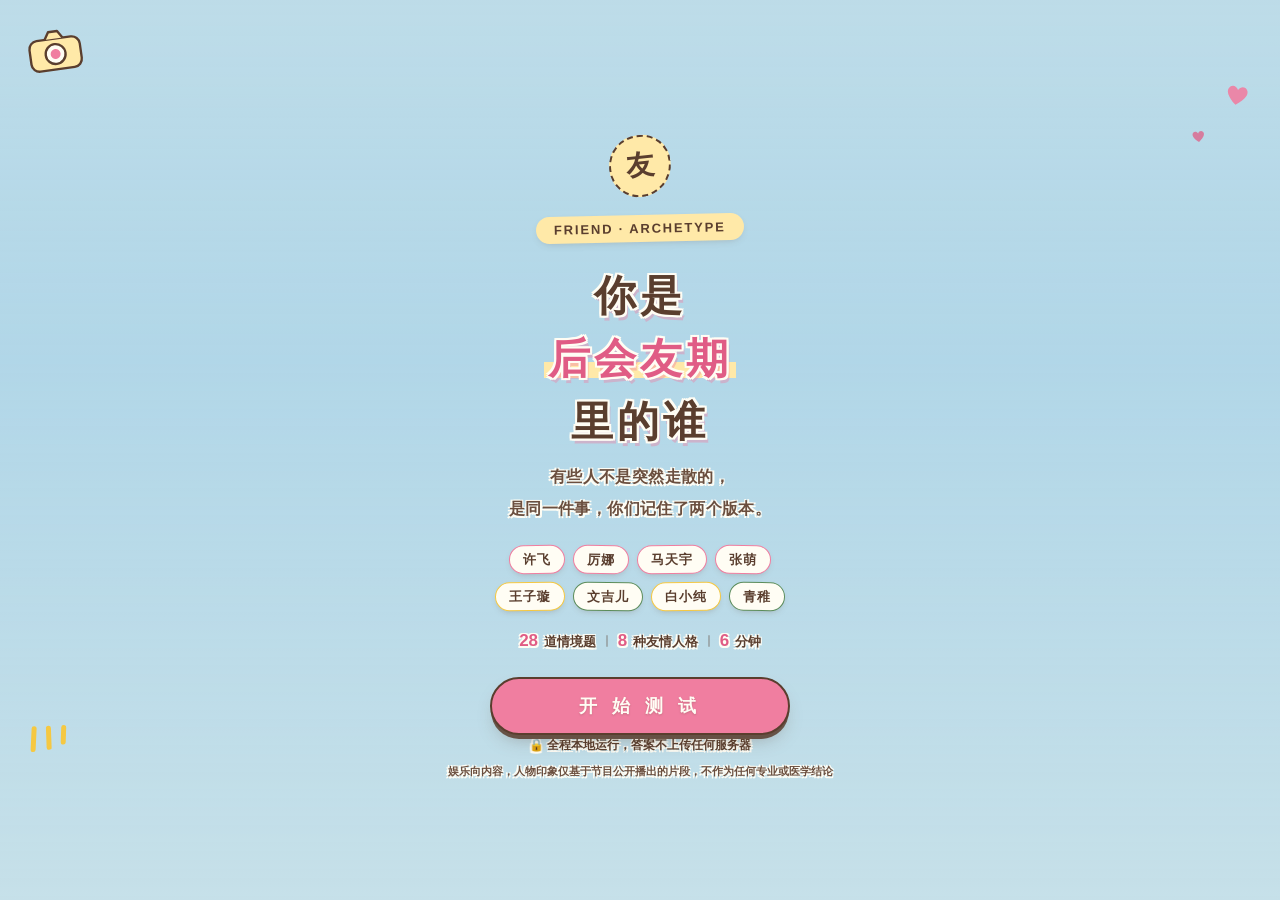
<file: index.html>
<!DOCTYPE html>
<html lang="zh-CN">
<head>
<meta charset="UTF-8">
<meta name="viewport" content="width=device-width,initial-scale=1,maximum-scale=1,user-scalable=no,viewport-fit=cover">
<title>《后会友期》· 你是里面的谁</title>
<meta name="description" content="28 个关于友情的瞬间，测出你在《后会友期》里对应的是哪一个人。">
<link rel="stylesheet" href="style.css?v=20261112">
<link rel="preload" as="image" href="assets/bg.jpg?v=20261112">
</head>
<body>

<!-- 封面 -->
<section class="page active" id="pg-cover">
  <div class="cover">
    <svg class="cv-doodle d-cam" viewBox="0 0 64 52"><rect x="4" y="14" width="56" height="34" rx="9" fill="#FFE9A8" stroke="#5A3E2E" stroke-width="2.6"/><path d="M22 14 L27 6 h10 l5 8" fill="#FFE9A8" stroke="#5A3E2E" stroke-width="2.6" stroke-linejoin="round"/><circle cx="32" cy="31" r="11" fill="#FFFDF4" stroke="#5A3E2E" stroke-width="2.6"/><circle cx="32" cy="31" r="5.5" fill="#F07EA0"/></svg>
    <svg class="cv-doodle d-h1" viewBox="0 0 26 24"><path d="M13 21 C4 14 1 8 4.5 4 C7 1.4 11 2 13 6 C15 2 19 1.4 21.5 4 C25 8 22 14 13 21Z" fill="#F07EA0" opacity=".9"/></svg>
    <svg class="cv-doodle d-h2" viewBox="0 0 26 24"><path d="M13 21 C4 14 1 8 4.5 4 C7 1.4 11 2 13 6 C15 2 19 1.4 21.5 4 C25 8 22 14 13 21Z" fill="#E05C85" opacity=".75"/></svg>
    <svg class="cv-doodle d-bang" viewBox="0 0 44 30"><g stroke="#F5C842" stroke-width="5" stroke-linecap="round"><path d="M6 26 L12 6"/><path d="M22 28 L26 9"/><path d="M37 26 L41 12"/></g></svg>

    <div class="cv-seal serif">友</div>

    <div class="cv-kicker">FRIEND · ARCHETYPE</div>

    <h1 class="cv-title serif">你是<br><span class="hl">后会友期</span><br>里的谁</h1>

    <p class="cv-sub">有些人不是突然走散的，<br>是同一件事，你们记住了两个版本。</p>

    <div class="cv-tags">
      <div class="cv-row"><span>许飞</span><span>厉娜</span><span>马天宇</span><span>张萌</span></div>
      <div class="cv-row"><span>王子璇</span><span>文吉儿</span><span>白小纯</span><span>青稚</span></div>
    </div>

    <div class="cv-meta">
      <span><b id="q-total-all">28</b> 道情境题</span>
      <i></i>
      <span><b>8</b> 种友情人格</span>
      <i></i>
      <span><b>6</b> 分钟</span>
    </div>

    <button class="btn-main cv-btn" id="btn-start">开 始 测 试</button>

    <p class="cv-privacy">🔒 全程本地运行，答案不上传任何服务器</p>
    <p class="cv-disc">娱乐向内容，人物印象仅基于节目公开播出的片段，不作为任何专业或医学结论</p>
  </div>
</section>

<!-- 答题 -->
<section class="page" id="pg-quiz">
  <div class="quiz">
    <svg class="cv-doodle d-quiz-cam" viewBox="0 0 64 52" style="top:calc(env(safe-area-inset-top) + 58px);right:22px;width:46px;transform:rotate(7deg)"><rect x="4" y="14" width="56" height="34" rx="9" fill="#FFFDF4" stroke="#5A3E2E" stroke-width="2.6"/><path d="M22 14 L27 6 h10 l5 8" fill="#FFFDF4" stroke="#5A3E2E" stroke-width="2.6" stroke-linejoin="round"/><circle cx="32" cy="31" r="11" fill="#FFE9A8" stroke="#5A3E2E" stroke-width="2.6"/><circle cx="32" cy="31" r="5.5" fill="#F07EA0"/></svg>
    <div class="q-head">
      <div class="q-num"><span id="q-idx">01</span><span id="q-total">/ 28</span></div>
      <div class="q-track"><div class="q-bar" id="q-bar"></div></div>
    </div>
    <div class="q-body">
      <h2 class="q-text" id="q-text"></h2>
      <div class="q-opts" id="q-opts"></div>
    </div>
    <div class="q-foot">
      <button class="btn-back" id="btn-back">上一题</button>
    </div>
  </div>
</section>

<!-- 加载 -->
<section class="page" id="pg-loading">
  <div class="loading">
    <div class="ld-ring"><i></i><i></i><i></i></div>
    <div class="ld-step" id="ld-step">读取你的作答轨迹</div>
    <div class="ld-dots"><span class="ld-dot on"></span><span class="ld-dot"></span><span class="ld-dot"></span><span class="ld-dot"></span></div>
    <p class="ld-tip">正在把 28 个瞬间，拼成一个人</p>
  </div>
</section>

<!-- 结果 -->
<section class="page" id="pg-result">
  <div class="result-scroll" id="result-scroll"></div>
</section>

<script src="data-hhyq.js?v=20261112"></script>
<script src="app.js?v=20261112"></script>
</body>
</html>
</file>
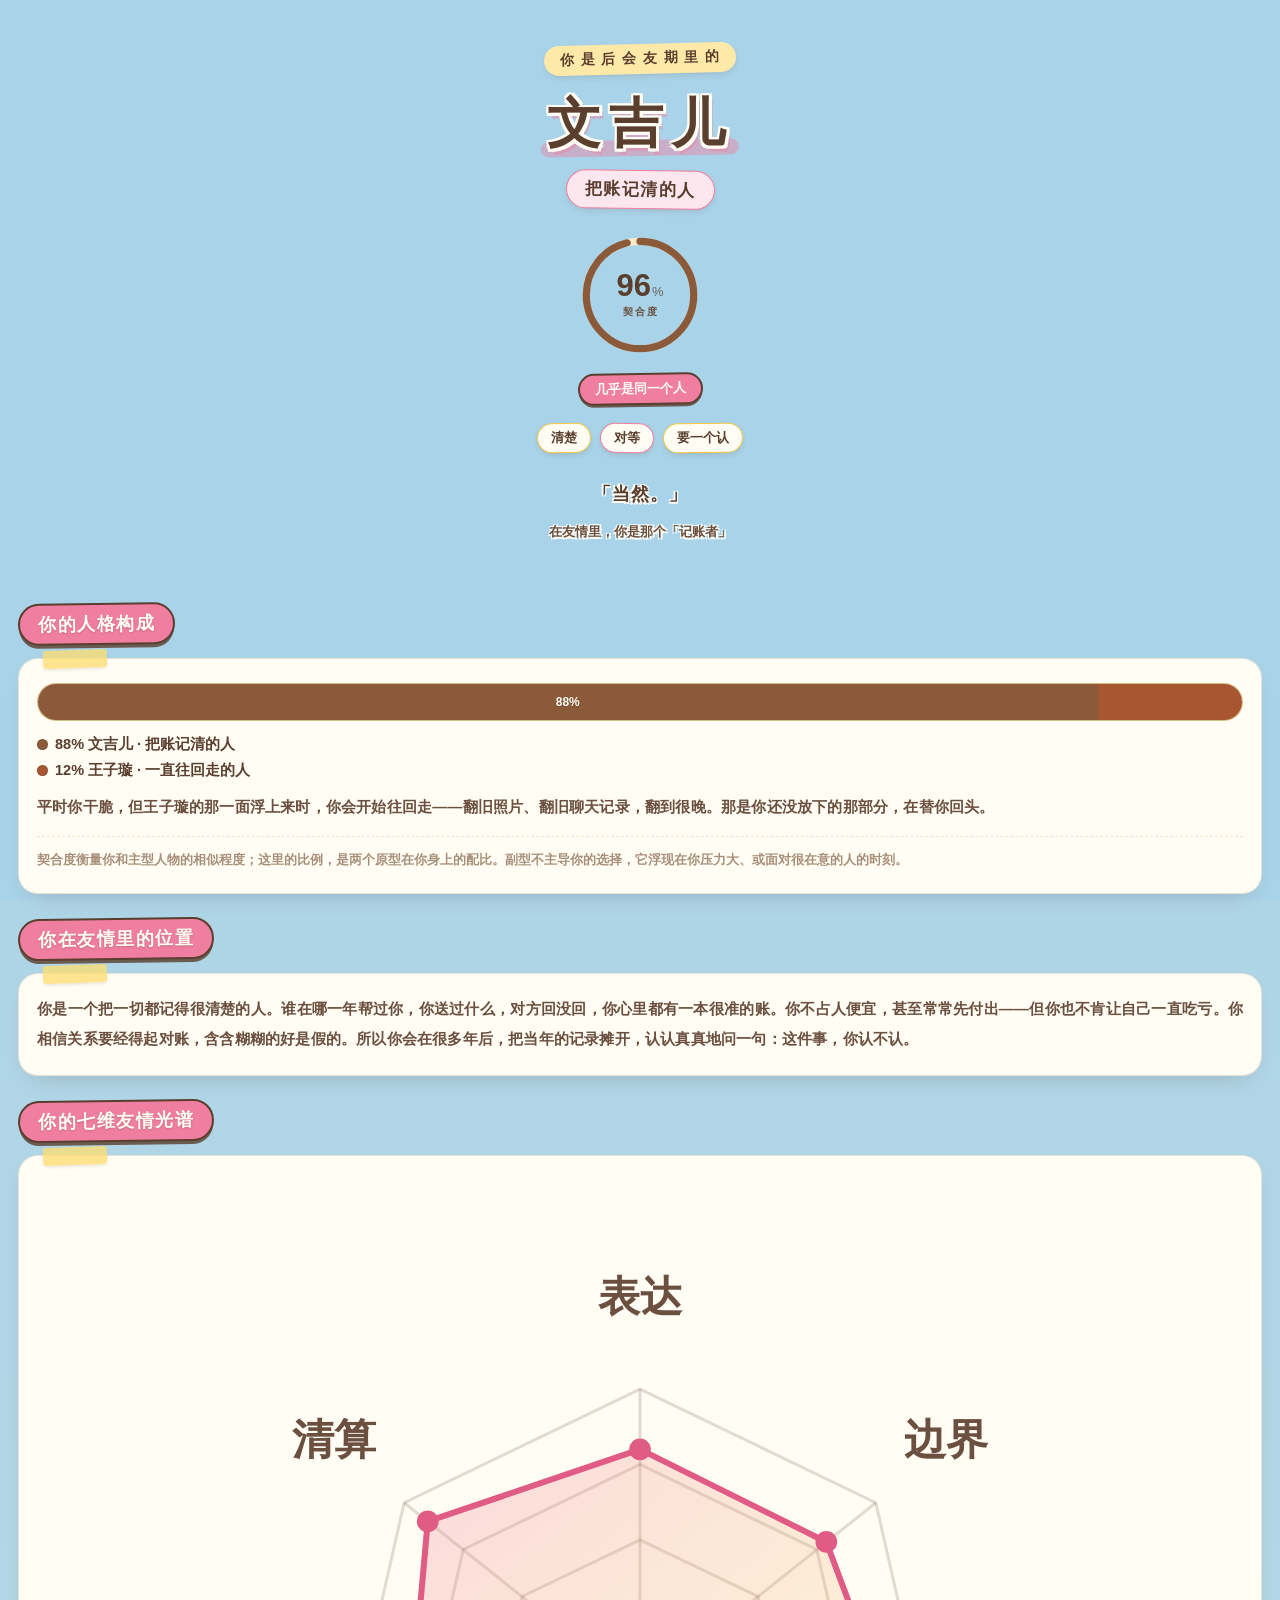
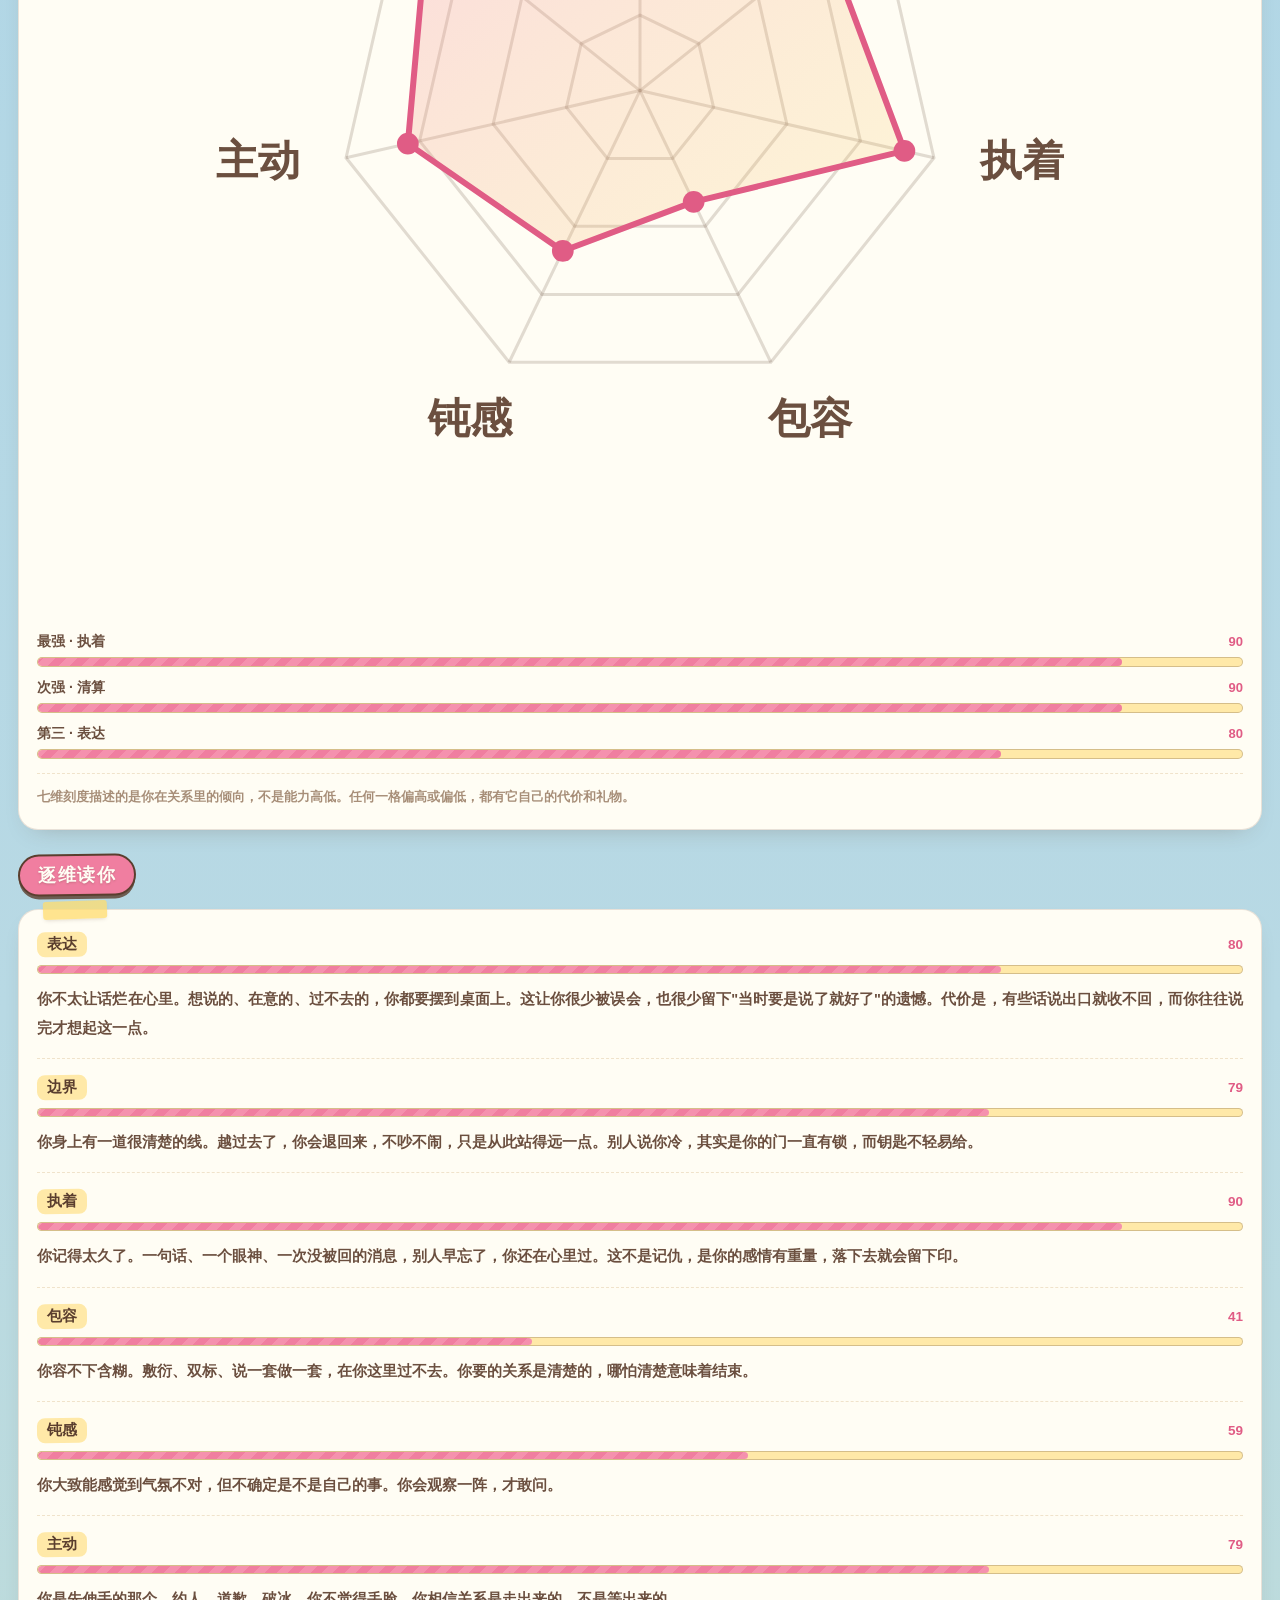
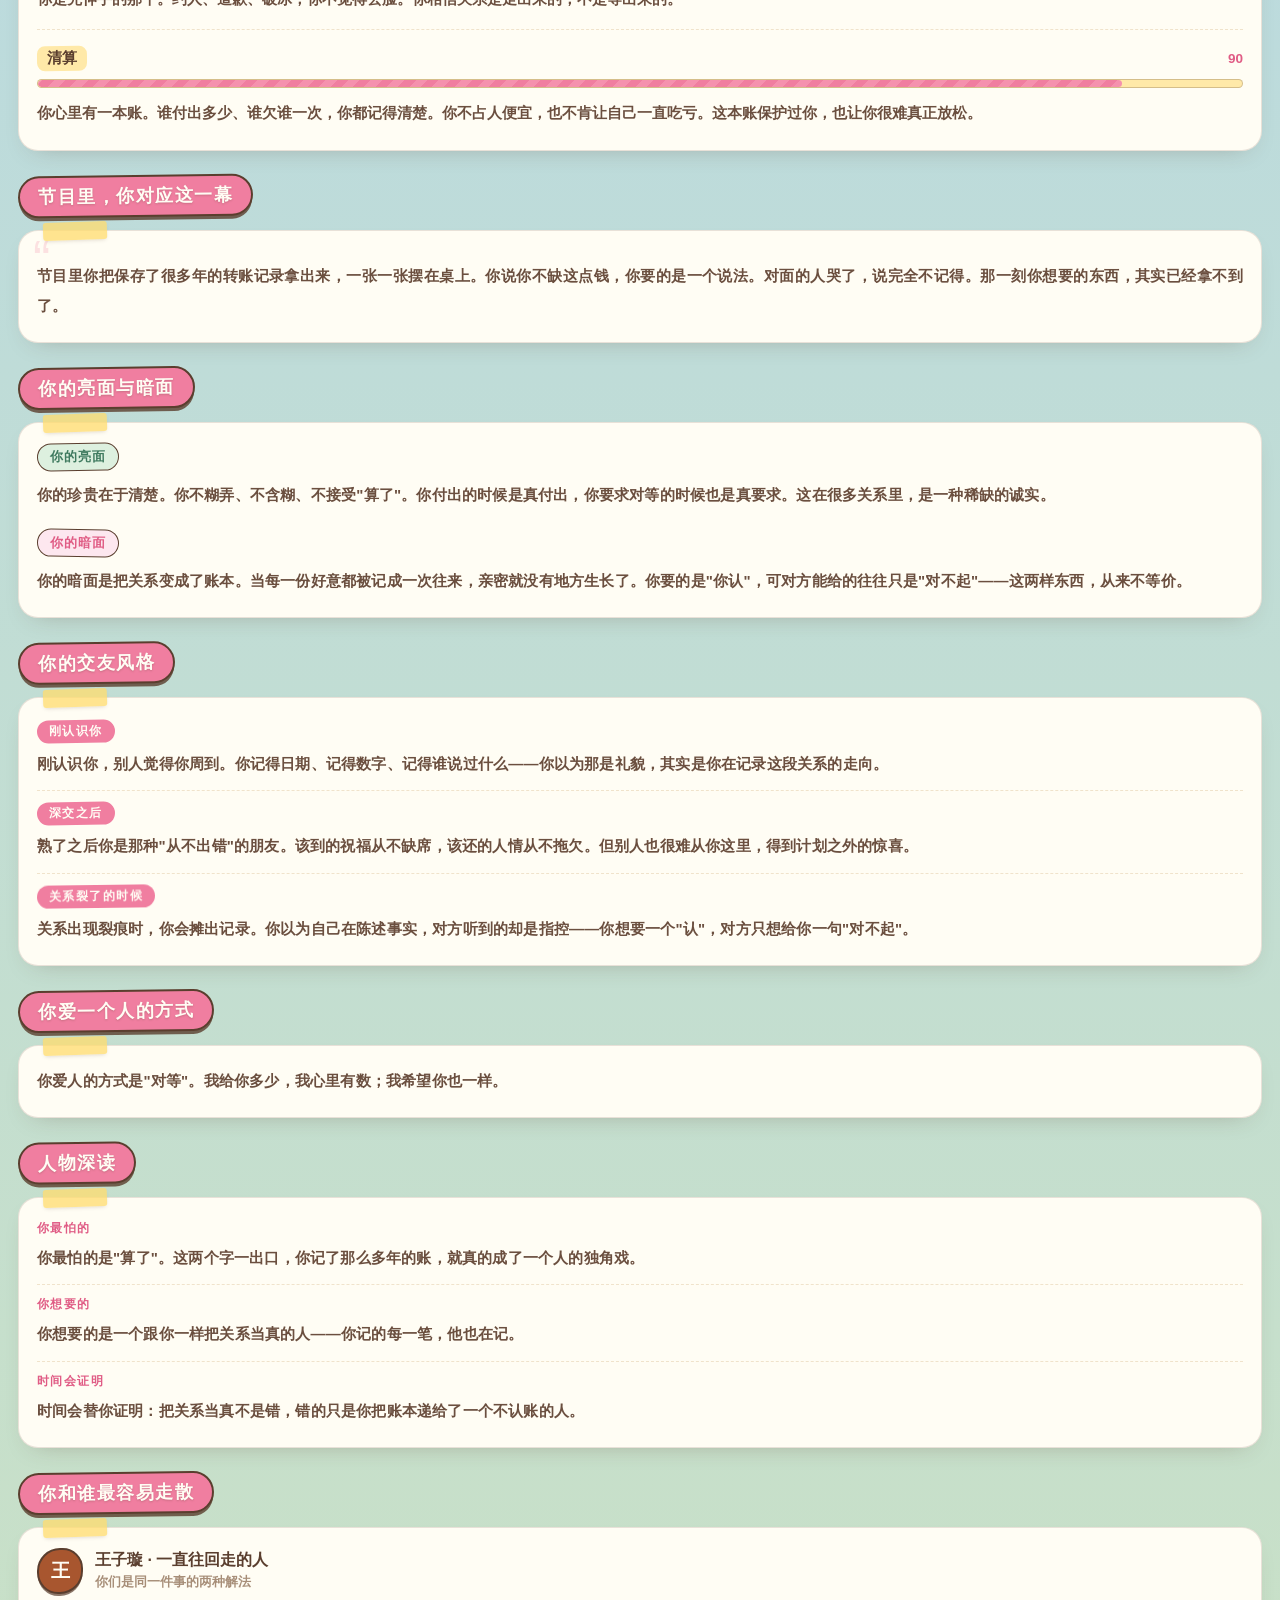
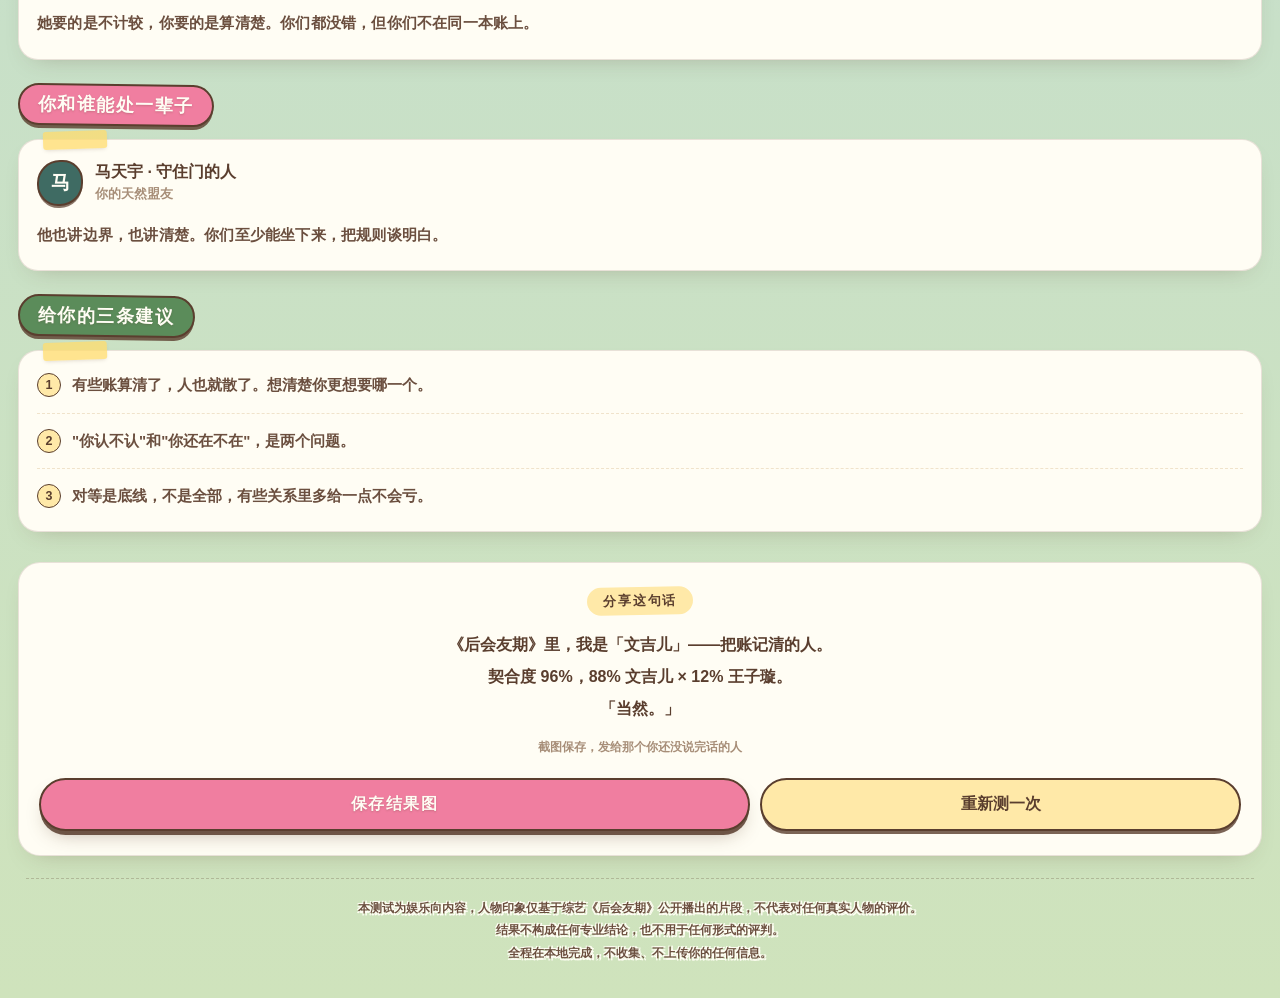
<file: demo.html>
<!DOCTYPE html>
<html lang="zh-CN">
<head>
<meta charset="UTF-8">
<meta name="viewport" content="width=device-width,initial-scale=1,maximum-scale=1,user-scalable=no,viewport-fit=cover">
<title>《后会友期》· 你是里面的谁</title>
<meta name="description" content="28 个关于友情的瞬间，测出你在《后会友期》里对应的是哪一个人。">
<link rel="stylesheet" href="style.css?v=20261112">
<link rel="preload" as="image" href="assets/bg.jpg?v=20261112">
</head>
<body>

<!-- 封面 -->
<section class="page active" id="pg-cover">
  <div class="cover">
    <svg class="cv-doodle d-cam" viewBox="0 0 64 52"><rect x="4" y="14" width="56" height="34" rx="9" fill="#FFE9A8" stroke="#5A3E2E" stroke-width="2.6"/><path d="M22 14 L27 6 h10 l5 8" fill="#FFE9A8" stroke="#5A3E2E" stroke-width="2.6" stroke-linejoin="round"/><circle cx="32" cy="31" r="11" fill="#FFFDF4" stroke="#5A3E2E" stroke-width="2.6"/><circle cx="32" cy="31" r="5.5" fill="#F07EA0"/></svg>
    <svg class="cv-doodle d-h1" viewBox="0 0 26 24"><path d="M13 21 C4 14 1 8 4.5 4 C7 1.4 11 2 13 6 C15 2 19 1.4 21.5 4 C25 8 22 14 13 21Z" fill="#F07EA0" opacity=".9"/></svg>
    <svg class="cv-doodle d-h2" viewBox="0 0 26 24"><path d="M13 21 C4 14 1 8 4.5 4 C7 1.4 11 2 13 6 C15 2 19 1.4 21.5 4 C25 8 22 14 13 21Z" fill="#E05C85" opacity=".75"/></svg>
    <svg class="cv-doodle d-bang" viewBox="0 0 44 30"><g stroke="#F5C842" stroke-width="5" stroke-linecap="round"><path d="M6 26 L12 6"/><path d="M22 28 L26 9"/><path d="M37 26 L41 12"/></g></svg>

    <div class="cv-seal serif">友</div>

    <div class="cv-kicker">FRIEND · ARCHETYPE</div>

    <h1 class="cv-title serif">你是<br><span class="hl">后会友期</span><br>里的谁</h1>

    <p class="cv-sub">有些人不是突然走散的，<br>是同一件事，你们记住了两个版本。</p>

    <div class="cv-tags">
      <div class="cv-row"><span>许飞</span><span>厉娜</span><span>马天宇</span><span>张萌</span></div>
      <div class="cv-row"><span>王子璇</span><span>文吉儿</span><span>白小纯</span><span>青稚</span></div>
    </div>

    <div class="cv-meta">
      <span><b id="q-total-all">28</b> 道情境题</span>
      <i></i>
      <span><b>8</b> 种友情人格</span>
      <i></i>
      <span><b>6</b> 分钟</span>
    </div>

    <button class="btn-main cv-btn" id="btn-start">开 始 测 试</button>

    <p class="cv-privacy">🔒 全程本地运行，答案不上传任何服务器</p>
    <p class="cv-disc">娱乐向内容，人物印象仅基于节目公开播出的片段，不作为任何专业或医学结论</p>
  </div>
</section>

<!-- 答题 -->
<section class="page" id="pg-quiz">
  <div class="quiz">
    <svg class="cv-doodle d-quiz-cam" viewBox="0 0 64 52" style="top:calc(env(safe-area-inset-top) + 58px);right:22px;width:46px;transform:rotate(7deg)"><rect x="4" y="14" width="56" height="34" rx="9" fill="#FFFDF4" stroke="#5A3E2E" stroke-width="2.6"/><path d="M22 14 L27 6 h10 l5 8" fill="#FFFDF4" stroke="#5A3E2E" stroke-width="2.6" stroke-linejoin="round"/><circle cx="32" cy="31" r="11" fill="#FFE9A8" stroke="#5A3E2E" stroke-width="2.6"/><circle cx="32" cy="31" r="5.5" fill="#F07EA0"/></svg>
    <div class="q-head">
      <div class="q-num"><span id="q-idx">01</span><span id="q-total">/ 28</span></div>
      <div class="q-track"><div class="q-bar" id="q-bar"></div></div>
    </div>
    <div class="q-body">
      <h2 class="q-text" id="q-text"></h2>
      <div class="q-opts" id="q-opts"></div>
    </div>
    <div class="q-foot">
      <button class="btn-back" id="btn-back">上一题</button>
    </div>
  </div>
</section>

<!-- 加载 -->
<section class="page" id="pg-loading">
  <div class="loading">
    <div class="ld-ring"><i></i><i></i><i></i></div>
    <div class="ld-step" id="ld-step">读取你的作答轨迹</div>
    <div class="ld-dots"><span class="ld-dot on"></span><span class="ld-dot"></span><span class="ld-dot"></span><span class="ld-dot"></span></div>
    <p class="ld-tip">正在把 28 个瞬间，拼成一个人</p>
  </div>
</section>

<!-- 结果 -->
<section class="page" id="pg-result">
  <div class="result-scroll" id="result-scroll"></div>
</section>

<script>
/* demo 页：默认展示文吉儿结果，可用 ?demo=wang / ?demo=王子璇&fit=88 指定任意人物 */
window.__DEMO_DEFAULT__ = 'wen';
</script>
<script src="data-hhyq.js?v=20261112"></script>
<script src="app.js?v=20261112"></script>
</body>
</html>
</file>
<file: style.css>
/* ============================================================
   《后会友期》· 你是里面的谁    样式
   手账可爱风：天空风景底图 + 奶油撕纸卡片 + 粉黄便签 + 涂鸦贴纸
   ============================================================ */
:root{
  --ink:#5A3E2E;
  --ink2:#6B4F3F;
  --muted:#A78E78;
  --line:#F0E3CB;
  --paper:#BFE0EE;
  --card:#FFFDF4;
  --pink:#F07EA0;
  --pink-d:#E05C85;
  --pink-l:#FDE7EF;
  --yellow:#FFE9A8;
  --yellow-d:#F5C842;
  --green:#5B8C5A;
  --blue:#8EC9E8;
  --serif:"Songti SC","STSong","Source Han Serif SC","SimSun",serif;
  --hand:"Kaiti SC","KaiTi","STKaiti","楷体","Yuanti SC",-apple-system,"PingFang SC","Microsoft YaHei",sans-serif;
}
html{background:linear-gradient(180deg,#A9D3E8 0%,#B8D9E4 45%,#CFE3BC 100%)}
*{margin:0;padding:0;box-sizing:border-box;-webkit-tap-highlight-color:transparent}
body{
  font-family:var(--hand);
  color:var(--ink);
  background:transparent;
  -webkit-font-smoothing:antialiased;
  overscroll-behavior:none;
}
/* 固定风景底图（iOS 不支持 background-attachment:fixed，改用 fixed 伪元素） */
body::before{
  content:"";position:fixed;inset:0;z-index:-1;
  background:#A9D3E8 url("assets/bg.jpg") center top / cover no-repeat;
}
.serif{font-family:var(--serif)}

/* ---------------- 分页（普通文档流，body 原生滚动） ---------------- */
.page{display:none}
.page.active{display:block}

/* 撕纸大卡片（封面/答题共用容器感） */
.scrap{
  background:var(--card);
  border-radius:22px;
  box-shadow:0 14px 38px -16px rgba(90,62,46,.38),0 3px 10px -4px rgba(90,62,46,.14);
  position:relative;
}
/* 卡片顶部的和纸胶带 */
.tape{
  position:absolute;top:-11px;left:50%;
  width:96px;height:26px;margin-left:-48px;
  background:rgba(247,169,192,.72);
  transform:rotate(-2.4deg);
  border-radius:3px;
  box-shadow:0 2px 5px -2px rgba(90,62,46,.25);
}
.tape.t-y{background:rgba(255,220,110,.75);transform:rotate(1.8deg)}
.tape.t-b{background:rgba(150,205,235,.72);transform:rotate(-1.2deg)}

/* ================= 封面 ================= */
.cover{
  position:relative;min-height:100vh;
  padding:calc(env(safe-area-inset-top) + 46px) 18px calc(env(safe-area-inset-bottom) + 30px);
  display:flex;flex-direction:column;align-items:center;justify-content:center;
  text-align:center;overflow:hidden;
}
/* 底图上叠一层淡奶油，保证文字可读 */
.cover::before{
  content:"";position:absolute;inset:0;
  background:linear-gradient(180deg,rgba(255,250,235,.24),rgba(255,250,235,.10) 40%,rgba(255,250,235,.34));
  pointer-events:none;
}
.cover>*{position:relative;z-index:1}
/* doodle 贴纸（相机/爱心/感叹线，由 HTML 注入 SVG） */
.cv-doodle{position:absolute;z-index:1;pointer-events:none}
.cv-doodle.d-cam{top:calc(env(safe-area-inset-top) + 26px);left:26px;width:58px;transform:rotate(-8deg)}
.cv-doodle.d-h1{top:calc(env(safe-area-inset-top) + 84px);right:30px;width:26px;transform:rotate(10deg)}
.cv-doodle.d-h2{top:calc(env(safe-area-inset-top) + 130px);right:74px;width:15px;transform:rotate(-6deg)}
.cv-doodle.d-bang{bottom:150px;left:24px;width:44px;transform:rotate(-14deg)}

.cv-seal{
  width:62px;height:62px;flex:none;margin-top:auto;margin-bottom:18px;
  background:var(--yellow);border:2px dashed var(--ink);
  border-radius:50% 46% 52% 48%;
  display:flex;align-items:center;justify-content:center;
  font-size:28px;line-height:1;color:var(--ink);font-weight:700;
  transform:rotate(-6deg);
}
.cv-kicker{
  display:inline-block;
  font-size:13px;letter-spacing:.14em;color:var(--ink);
  background:var(--yellow);border-radius:999px;
  padding:6px 18px;margin-bottom:22px;font-weight:700;
  transform:rotate(-1.2deg);
  box-shadow:0 3px 8px -4px rgba(90,62,46,.3);
}
.cv-title{
  font-family:var(--hand);
  font-size:42px;line-height:1.5;font-weight:700;
  letter-spacing:4px;color:var(--ink);margin-bottom:8px;
  text-shadow:
    -2px -2px 0 #FFFDF4,2px -2px 0 #FFFDF4,-2px 2px 0 #FFFDF4,2px 2px 0 #FFFDF4,
    -2px 0 0 #FFFDF4,2px 0 0 #FFFDF4,0 -2px 0 #FFFDF4,0 2px 0 #FFFDF4,
    3px 5px 0 rgba(240,126,160,.4);
}
.cv-title .hl{
  color:var(--pink-d);letter-spacing:4px;
  background:linear-gradient(transparent 58%,var(--yellow) 58%,var(--yellow) 92%,transparent 92%);
  padding:0 4px;
}
.cv-sub{
  font-size:16px;line-height:2;color:var(--ink2);letter-spacing:.4px;
  margin-bottom:20px;font-weight:600;
  text-shadow:-1.5px -1.5px 0 #FFFDF4,1.5px -1.5px 0 #FFFDF4,-1.5px 1.5px 0 #FFFDF4,1.5px 1.5px 0 #FFFDF4;
}
.cv-tags{display:flex;flex-direction:column;gap:8px;margin-bottom:20px}
.cv-row{display:flex;justify-content:center;gap:8px}
.cv-tags span{
  font-size:13px;line-height:1;padding:7px 13px;border-radius:999px;
  background:var(--card);border:1.6px solid var(--pink);color:var(--ink);
  font-weight:700;letter-spacing:1px;
  box-shadow:0 3px 7px -3px rgba(90,62,46,.28);
}
.cv-row:nth-child(2) span:nth-child(even){border-color:var(--green);transform:rotate(1deg)}
.cv-row:nth-child(2) span:nth-child(odd){border-color:var(--yellow-d);transform:rotate(-1deg)}
.cv-row:nth-child(1) span:nth-child(odd){transform:rotate(-.8deg)}
.cv-row:nth-child(1) span:nth-child(even){transform:rotate(.9deg)}
.cv-meta{
  display:flex;align-items:center;justify-content:center;gap:10px;
  font-size:13px;color:var(--ink);margin-bottom:26px;font-weight:700;
  text-shadow:-1.5px -1.5px 0 #FFFDF4,1.5px -1.5px 0 #FFFDF4,-1.5px 1.5px 0 #FFFDF4,1.5px 1.5px 0 #FFFDF4;
}
.cv-meta b{font-size:17px;font-weight:700;color:var(--pink-d);margin-right:2px}
.cv-meta i{width:2px;height:12px;background:rgba(90,62,46,.3);border-radius:2px}
.btn-main{
  position:relative;z-index:2;
  width:100%;border:2.5px solid var(--ink);border-radius:999px;
  background:var(--pink);color:#FFFDF4;
  font-family:var(--hand);
  font-size:18px;font-weight:700;letter-spacing:5px;
  padding:15px 0;cursor:pointer;
  box-shadow:0 5px 0 -1px rgba(90,62,46,.85),0 10px 20px -8px rgba(90,62,46,.4);
  transition:transform .18s ease,box-shadow .18s ease;
  text-shadow:0 1px 2px rgba(90,62,46,.25);
}
.btn-main:active{transform:translateY(3px);box-shadow:0 2px 0 -1px rgba(90,62,46,.85)}
.cover .btn-main{max-width:300px;margin:0 auto}
.cv-btn{margin-bottom:20px}
.cv-privacy{
  font-size:12px;line-height:1.7;color:var(--ink);font-weight:600;margin-bottom:6px;
  text-shadow:-1.5px -1.5px 0 #FFFDF4,1.5px -1.5px 0 #FFFDF4,-1.5px 1.5px 0 #FFFDF4,1.5px 1.5px 0 #FFFDF4;
}
.cv-disc{
  font-size:11px;line-height:1.75;color:var(--ink2);font-weight:600;
  margin-bottom:auto;padding:0 8px;
  text-shadow:-1.5px -1.5px 0 #FFFDF4,1.5px -1.5px 0 #FFFDF4,-1.5px 1.5px 0 #FFFDF4,1.5px 1.5px 0 #FFFDF4;
}

/* ================= 答题 ================= */
.quiz{
  position:relative;
  min-height:100vh;display:flex;flex-direction:column;
  padding:calc(env(safe-area-inset-top) + 22px) 18px calc(env(safe-area-inset-bottom) + 18px);
}
.q-head{flex-shrink:0}
.q-num{
  display:inline-flex;align-items:center;gap:6px;margin-bottom:12px;
  background:var(--yellow);border-radius:999px;padding:7px 16px;
  font-weight:700;color:var(--ink);letter-spacing:1px;
  box-shadow:0 3px 8px -4px rgba(90,62,46,.3);
  transform:rotate(-1deg);
}
#q-idx{font-size:19px;font-weight:700;color:var(--ink)}
#q-total{font-size:13px;color:var(--ink2)}
.q-track{height:12px;background:rgba(255,253,244,.9);border:1.6px solid var(--ink);border-radius:999px;overflow:hidden}
.q-bar{height:100%;width:0;border-radius:999px;background:repeating-linear-gradient(-45deg,var(--pink) 0 10px,#F591AE 10px 20px);transition:width .35s ease}
.q-body{
  flex:1;display:flex;flex-direction:column;justify-content:center;
  padding:18px 14px 6px;position:relative;
}
.q-text{
  font-family:var(--hand);font-size:20.5px;line-height:1.78;font-weight:700;
  color:var(--ink);letter-spacing:.6px;margin-bottom:18px;
}
.q-opts{display:flex;flex-direction:column;gap:10px}
.opt{
  display:flex;align-items:flex-start;gap:12px;
  width:100%;text-align:left;cursor:pointer;
  background:var(--card);border:1.8px solid rgba(90,62,46,.16);border-radius:24px;
  padding:13px 15px 13px 14px;
  font-family:inherit;font-size:15px;line-height:1.75;color:var(--ink2);font-weight:600;
  box-shadow:0 4px 12px -6px rgba(90,62,46,.3);
  transition:all .18s ease;
}
.opt:nth-child(even){transform:rotate(.5deg)}
.opt:nth-child(odd){transform:rotate(-.4deg)}
.opt .ok{
  flex-shrink:0;width:27px;height:27px;border-radius:50%;
  background:var(--pink);color:#FFFDF4;
  font-size:13.5px;font-weight:700;line-height:27px;text-align:center;
  transition:all .18s ease;margin-top:1px;
  box-shadow:0 2px 4px -1px rgba(90,62,46,.4);
}
.opt .ot{flex:1;padding-top:1px}
.opt:active{transform:scale(.985)}
.opt.on{border-color:var(--pink-d);background:var(--pink-l);box-shadow:0 8px 20px -10px rgba(224,92,133,.6)}
.opt.on .ok{background:var(--pink-d);transform:scale(1.08)}
.opt.on .ot{color:var(--ink);font-weight:700}
.q-foot{flex-shrink:0;padding-top:14px;text-align:center}
.btn-back{
  background:var(--yellow);border:1.8px solid var(--ink);border-radius:999px;font-family:inherit;
  font-size:14.5px;color:var(--ink);font-weight:700;padding:10px 24px;cursor:pointer;
  box-shadow:0 3px 0 -1px rgba(90,62,46,.8);
}
.btn-back:active{transform:translateY(2px);box-shadow:0 1px 0 -1px rgba(90,62,46,.8)}

/* ================= 加载 ================= */
.loading{
  min-height:100vh;display:flex;flex-direction:column;align-items:center;justify-content:center;
  padding:40px;
}
.ld-ring{position:relative;width:78px;height:78px;margin-bottom:40px}
.ld-ring i{
  position:absolute;inset:0;border-radius:50%;
  border:2.5px solid rgba(240,126,160,.5);
  animation:ldp 2.4s ease-out infinite;
}
.ld-ring i:nth-child(2){animation-delay:.8s;border-color:rgba(245,200,66,.55)}
.ld-ring i:nth-child(3){animation-delay:1.6s;border-color:rgba(139,201,232,.55)}
@keyframes ldp{
  0%{transform:scale(.34);opacity:0}
  30%{opacity:1}
  100%{transform:scale(1.15);opacity:0}
}
.ld-step{
  font-family:var(--hand);font-size:18px;color:var(--ink);letter-spacing:2px;font-weight:700;
  min-height:26px;transition:opacity .3s;
  text-shadow:-1.5px -1.5px 0 #FFFDF4,1.5px -1.5px 0 #FFFDF4,-1.5px 1.5px 0 #FFFDF4,1.5px 1.5px 0 #FFFDF4;
}
.ld-dots{display:flex;gap:8px;margin-top:20px}
.ld-dot{width:8px;height:8px;border-radius:50%;background:rgba(255,253,244,.85);border:1.5px solid rgba(90,62,46,.3);transition:all .35s}
.ld-dot.on{background:var(--pink);border-color:var(--pink-d);transform:scale(1.15)}
.ld-tip{
  margin-top:30px;font-size:13px;color:var(--ink);letter-spacing:.6px;font-weight:600;
  text-shadow:-1.5px -1.5px 0 #FFFDF4,1.5px -1.5px 0 #FFFDF4,-1.5px 1.5px 0 #FFFDF4,1.5px 1.5px 0 #FFFDF4;
}

/* ================= 结果 ================= */
.result-scroll{
  padding:0 0 calc(env(safe-area-inset-bottom) + 34px);
}
.fade-enter{opacity:0;transform:translateY(14px);animation:fe .62s cubic-bezier(.2,.8,.25,1) forwards}
@keyframes fe{to{opacity:1;transform:none}}

/* hero */
.hero{
  position:relative;padding:calc(env(safe-area-inset-top) + 44px) 20px 38px;
  text-align:center;overflow:hidden;
}
.hero-eyebrow{
  display:block;width:fit-content;margin:0 auto 16px;
  font-size:14px;letter-spacing:.1em;color:var(--ink);font-weight:700;
  background:var(--yellow);border-radius:999px;padding:6px 16px;
  transform:rotate(-1.4deg);
  box-shadow:0 3px 8px -4px rgba(90,62,46,.3);
}
.hero-name{
  display:block;width:fit-content;margin:0 auto;
  position:relative;font-family:var(--hand);font-size:54px;font-weight:700;
  color:var(--ink);letter-spacing:8px;line-height:1.25;
  padding:0 8px;
  text-shadow:
    -2.5px -2.5px 0 #FFFDF4,2.5px -2.5px 0 #FFFDF4,-2.5px 2.5px 0 #FFFDF4,2.5px 2.5px 0 #FFFDF4,
    -2.5px 0 0 #FFFDF4,2.5px 0 0 #FFFDF4,0 -2.5px 0 #FFFDF4,0 2.5px 0 #FFFDF4,
    4px 6px 0 rgba(240,126,160,.45);
}
.hero-name::after{
  content:"";position:absolute;left:2px;right:2px;bottom:2px;height:16px;
  background:rgba(240,126,160,.42);border-radius:8px;z-index:-1;
  transform:rotate(-1deg);
}
.hero-nick{
  position:relative;display:inline-block;margin-top:12px;
  font-size:17px;letter-spacing:1.5px;color:var(--ink);font-weight:700;
  background:var(--pink-l);border:1.8px solid var(--pink);
  border-radius:999px;padding:7px 18px;transform:rotate(.8deg);
  box-shadow:0 3px 8px -4px rgba(90,62,46,.28);
}
.hero-ring{position:relative;width:124px;height:124px;margin:24px auto 0}
.hero-ring svg{width:100%;height:100%;display:block}
.hero-ring-txt{
  position:absolute;top:0;left:0;width:100%;height:100%;
  display:flex;flex-direction:column;align-items:center;justify-content:center;
  color:var(--ink);
}
.hero-ring-txt .rn{display:flex;align-items:baseline;justify-content:center;line-height:1}
.hero-ring-txt .rn b{font-size:31px;font-weight:700;line-height:1}
.hero-ring-txt .rn u{text-decoration:none;font-size:13px;margin-left:1px;opacity:.75;line-height:1}
.hero-ring-txt i{
  font-style:normal;white-space:nowrap;
  font-size:10px;color:var(--ink2);letter-spacing:.16em;margin-right:-.16em;margin-top:4px;font-weight:700;
}
.hero-tag{
  position:relative;display:inline-block;margin-top:16px;
  font-size:13px;color:#FFFDF4;font-weight:700;
  background:var(--pink);border:2px solid var(--ink);border-radius:999px;padding:5px 15px;
  box-shadow:0 3px 0 -1px rgba(90,62,46,.8);
  transform:rotate(-1deg);
}
.hero-tags{
  position:relative;display:flex;justify-content:center;gap:9px;margin-top:18px;flex-wrap:wrap;
}
.hero-tags .tg{
  font-size:13px;color:var(--ink);font-weight:700;
  background:var(--card);border:1.8px solid var(--yellow-d);border-radius:999px;padding:5px 13px;
  box-shadow:0 3px 7px -3px rgba(90,62,46,.28);
}
.hero-tags .tg:nth-child(even){border-color:var(--pink);transform:rotate(1deg)}
.hero-tags .tg:nth-child(odd){transform:rotate(-.8deg)}
.hero-line{
  position:relative;margin-top:24px;font-family:var(--hand);
  font-size:18px;line-height:1.9;color:var(--ink);letter-spacing:1px;font-weight:700;
  text-shadow:-1.5px -1.5px 0 #FFFDF4,1.5px -1.5px 0 #FFFDF4,-1.5px 1.5px 0 #FFFDF4,1.5px 1.5px 0 #FFFDF4;
}
.hero-role{
  position:relative;margin-top:12px;font-size:13px;color:var(--ink2);font-weight:600;
  text-shadow:-1.5px -1.5px 0 #FFFDF4,1.5px -1.5px 0 #FFFDF4,-1.5px 1.5px 0 #FFFDF4,1.5px 1.5px 0 #FFFDF4;
}

/* 通用板块：白色撕纸卡片 */
.sec{padding:0 18px;margin-top:24px}
.sec-h{
  display:inline-flex;align-items:center;gap:8px;
  font-family:var(--hand);font-size:18px;font-weight:700;color:#FFFDF4;
  letter-spacing:1.5px;margin-bottom:13px;
  background:var(--pink);border:2px solid var(--ink);
  border-radius:999px;padding:7px 18px;
  box-shadow:0 4px 0 -1px rgba(90,62,46,.8);
  transform:rotate(-.8deg);
  text-shadow:0 1px 2px rgba(90,62,46,.25);
}
.sec:nth-child(even) .sec-h{background:var(--pink)}
.sec-h.alt{background:var(--green);transform:rotate(.8deg)}
.sec-h i{display:none}
.card{
  background:var(--card);border:1.6px solid rgba(90,62,46,.14);border-radius:20px;
  padding:20px 18px;
  box-shadow:0 10px 26px -16px rgba(90,62,46,.4);
  position:relative;
}
.card::before{
  content:"";position:absolute;top:-9px;left:24px;
  width:64px;height:18px;border-radius:3px;
  background:rgba(255,220,110,.75);
  transform:rotate(-2deg);
  box-shadow:0 2px 4px -2px rgba(90,62,46,.25);
}
.card.no-tape::before{display:none}
.para{font-size:15px;line-height:2.05;color:var(--ink2);text-align:justify;letter-spacing:.2px;font-weight:600}
.card .para + .para{margin-top:12px}
.note{
  margin-top:14px;padding-top:12px;border-top:1.6px dashed var(--line);
  font-size:12.5px;line-height:1.85;color:var(--muted);font-weight:600;
}

/* 雷达 */
.radar{width:100%;height:auto;display:block;margin:-4px 0 2px}
.top3{display:flex;flex-direction:column;gap:12px;margin-top:6px}
.t3-h{display:flex;justify-content:space-between;align-items:baseline;margin-bottom:6px}
.t3n{font-size:14px;font-weight:700;color:var(--ink2)}
.t3v{font-size:13px;font-weight:700;color:var(--pink-d)}
.t3-bar{height:10px;background:var(--yellow);border:1.4px solid rgba(90,62,46,.25);border-radius:999px;overflow:hidden}
.t3-bar i{display:block;height:100%;border-radius:999px;background:repeating-linear-gradient(-45deg,var(--pink) 0 8px,#F591AE 8px 16px)}

/* 逐维 */
.dim-row{padding:16px 0;border-bottom:1.6px dashed var(--line)}
.dim-row:first-child{padding-top:2px}
.dim-row:last-child{border-bottom:none;padding-bottom:2px}
.dim-head{display:flex;justify-content:space-between;align-items:center;margin-bottom:8px}
.dim-name{
  font-size:15px;font-weight:700;color:var(--ink);
  background:var(--yellow);border-radius:8px;padding:3px 10px;
  transform:rotate(-.6deg);
}
.dim-val{font-size:13.5px;font-weight:700;color:var(--pink-d)}
.dim-bar{height:9px;background:var(--yellow);border:1.4px solid rgba(90,62,46,.25);border-radius:999px;overflow:hidden;margin-bottom:11px}
.dim-bar i{display:block;height:100%;border-radius:999px;background:repeating-linear-gradient(-45deg,#F591AE 0 8px,var(--pink) 8px 16px)}
.dim-txt{font-size:14.5px;line-height:1.95;color:var(--ink2);text-align:justify;font-weight:600}

/* 名场面 */
.scene-card{position:relative;padding-top:30px}
.scene-mark{
  position:absolute;top:2px;left:14px;
  font-family:var(--hand);font-size:52px;line-height:1;
  color:rgba(240,126,160,.22);
}

/* 亮面暗面 */
.ls-label{
  display:inline-block;font-size:13px;font-weight:700;letter-spacing:1px;
  padding:4px 12px;border-radius:999px;margin-bottom:9px;
  border:1.6px solid var(--ink);
}
.ls-label.good{background:#DDF0DF;color:#3F7A5F;transform:rotate(-.8deg)}
.ls-label.warn{background:var(--pink-l);color:var(--pink-d);transform:rotate(.8deg)}
.ls-label.warn{margin-top:18px}
.ls-label + .para{margin-top:0}

/* 人物卡 */
.who-row{display:flex;align-items:center;gap:12px;margin-bottom:14px}
.who-ava{
  width:46px;height:46px;border-radius:50% 44% 50% 46%;flex-shrink:0;
  color:#FFFDF4;font-family:var(--hand);font-size:19px;font-weight:700;
  display:flex;align-items:center;justify-content:center;
  border:2px solid var(--ink);
  box-shadow:0 3px 0 -1px rgba(90,62,46,.7);
}
.who-name{font-size:16px;font-weight:700;color:var(--ink);margin-bottom:3px}
.who-sub{font-size:12.5px;color:var(--muted);font-weight:600}

/* 建议 */
.adv{display:flex;gap:11px;padding:13px 0;border-bottom:1.6px dashed var(--line)}
.adv:first-child{padding-top:0}
.adv:last-child{border-bottom:none;padding-bottom:0}
.adv b{
  flex-shrink:0;width:24px;height:24px;border-radius:50%;
  background:var(--yellow);border:1.6px solid var(--ink);color:var(--ink);
  font-size:12.5px;font-weight:700;line-height:22px;text-align:center;margin-top:2px;
}
.adv span{font-size:15px;line-height:1.9;color:var(--ink2);font-weight:600}

/* 副人格 */
.sub-row{display:flex;flex-wrap:wrap;gap:8px;margin-bottom:12px}
.sub-chip{
  font-size:13.5px;font-weight:700;padding:6px 14px;
  border:1.8px solid var(--ink);border-radius:999px;background:var(--card);
}

/* 分享 */
.share-box{
  margin:30px 18px 0;padding:24px 20px;
  background:var(--card);border:1.6px solid rgba(90,62,46,.14);
  border-radius:22px;text-align:center;position:relative;overflow:hidden;
  box-shadow:0 10px 26px -16px rgba(90,62,46,.4);
}
.sb-title{
  position:relative;display:inline-block;font-size:13px;letter-spacing:.14em;
  color:var(--ink);font-weight:700;background:var(--yellow);
  border-radius:999px;padding:5px 16px;margin-bottom:14px;transform:rotate(-1deg);
}
.sb-text{
  position:relative;font-family:var(--hand);font-size:16px;line-height:2;
  color:var(--ink);font-weight:700;
}
.sb-tip{
  position:relative;margin-top:14px;font-size:12px;color:var(--muted);font-weight:600;
}
.sb-btns{position:relative;display:flex;gap:10px;margin-top:22px}
.sb-btns .btn-main{font-size:15.5px;padding:14px 0;letter-spacing:.1em;flex:1}
.btn-ghost{
  flex:0 0 40%;background:var(--yellow);border:2px solid var(--ink);
  border-radius:999px;color:var(--ink);
  font-family:inherit;font-size:15.5px;font-weight:700;cursor:pointer;padding:14px 0;
  box-shadow:0 4px 0 -1px rgba(90,62,46,.8);
  transition:all .18s;
}
.btn-ghost:active{transform:translateY(2px);box-shadow:0 1px 0 -1px rgba(90,62,46,.8)}

/* 声明 */
.disc{
  margin:22px 26px 0;padding-top:18px;border-top:1.6px dashed rgba(90,62,46,.25);
  font-size:11.5px;line-height:1.95;color:var(--ink2);text-align:center;font-weight:600;
  text-shadow:-1.5px -1.5px 0 #FFFDF4,1.5px -1.5px 0 #FFFDF4,-1.5px 1.5px 0 #FFFDF4,1.5px 1.5px 0 #FFFDF4;
}

@media (max-width:360px){
  .cv-title{font-size:36px;letter-spacing:3px}
  .cv-title .hl{letter-spacing:3px}
  .cv-tags span{padding:6px 10px;font-size:12px}
  .hero-name{font-size:44px}
  .q-text{font-size:19.5px}
}
@media (max-height:700px){
  .cover{padding-top:calc(env(safe-area-inset-top) + 30px);padding-bottom:calc(env(safe-area-inset-bottom) + 22px)}
  .cv-seal{width:52px;height:52px;font-size:23px;margin-bottom:12px}
  .cv-kicker{margin-bottom:12px}
  .cv-title{font-size:36px;margin-bottom:10px}
  .cv-sub{margin-bottom:14px;font-size:15px}
  .cv-tags{margin-bottom:14px}
  .cv-meta{margin-bottom:18px}
}

/* ---------------- 人格构成 ---------------- */
.mix-bar{display:flex;height:38px;border-radius:19px;overflow:hidden;margin:4px 0 14px;background:var(--yellow);border:1.6px solid rgba(90,62,46,.25)}
.mix-bar span{display:flex;align-items:center;justify-content:center;font-size:12px;color:#FFFDF4;font-weight:700;min-width:0;overflow:hidden;text-shadow:0 1px 2px rgba(90,62,46,.3)}
.mix-names{display:flex;flex-direction:column;gap:7px;margin-bottom:12px}
.mix-n{display:flex;align-items:center;gap:7px;font-size:14.5px;color:var(--ink);font-weight:700}
.mix-n .dot{width:11px;height:11px;border-radius:50%;flex:none;border:1.6px solid rgba(90,62,46,.35)}
.mix-txt{margin-bottom:4px}

/* ---------------- 交友风格 / 人物深读 ---------------- */
.ph-row{padding:11px 0;border-bottom:1.6px dashed var(--line)}
.ph-row:first-child{padding-top:2px}
.ph-row:last-child{border-bottom:0;padding-bottom:0}
.ph-tag{display:inline-block;font-size:12px;color:#FFFDF4;background:var(--pink);letter-spacing:.12em;font-weight:700;margin-bottom:6px;border-radius:999px;padding:3px 12px;transform:rotate(-.8deg)}
.ph-row .para{margin:0}
.deep-row{padding:11px 0;border-bottom:1.6px dashed var(--line)}
.deep-row:first-child{padding-top:2px}
.deep-row:last-child{border-bottom:0;padding-bottom:0}
.deep-k{font-size:12px;color:var(--pink-d);letter-spacing:.12em;font-weight:700;margin-bottom:6px}
.deep-row .para{margin:0}
</file>
